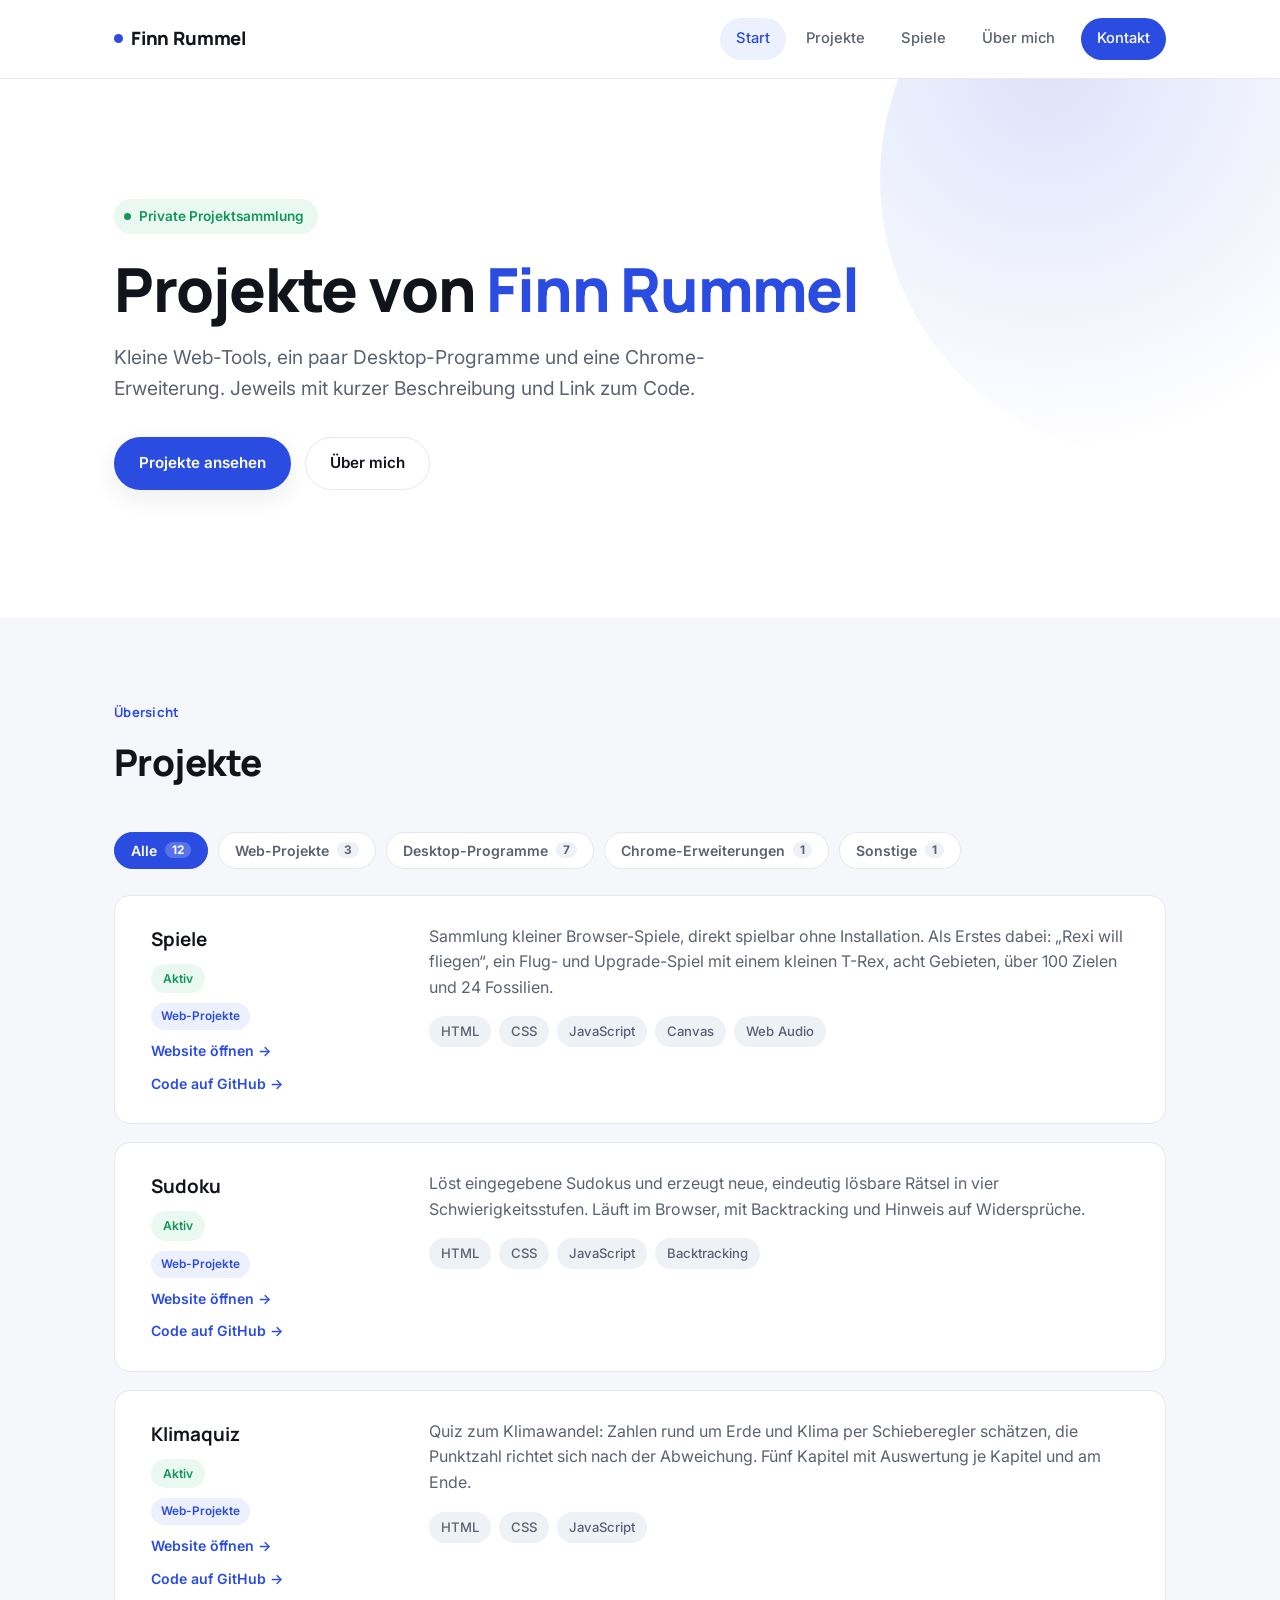
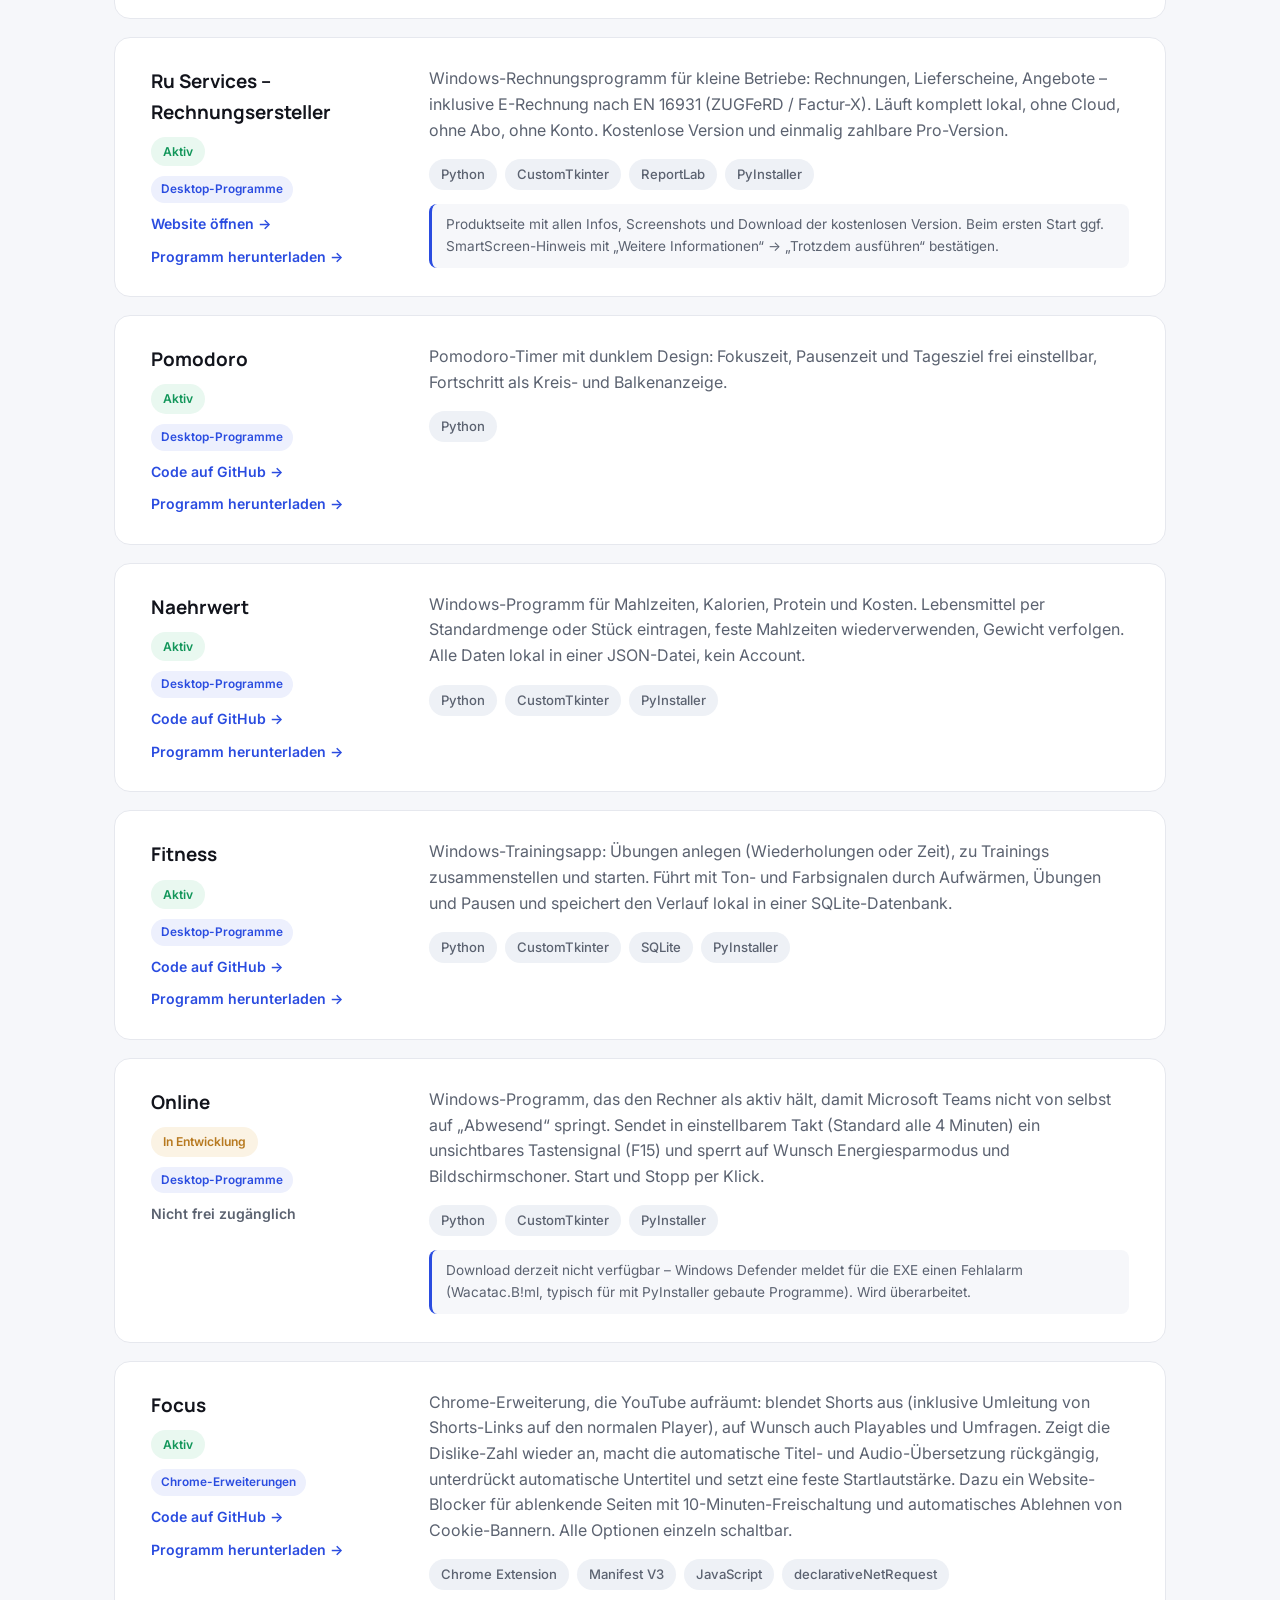
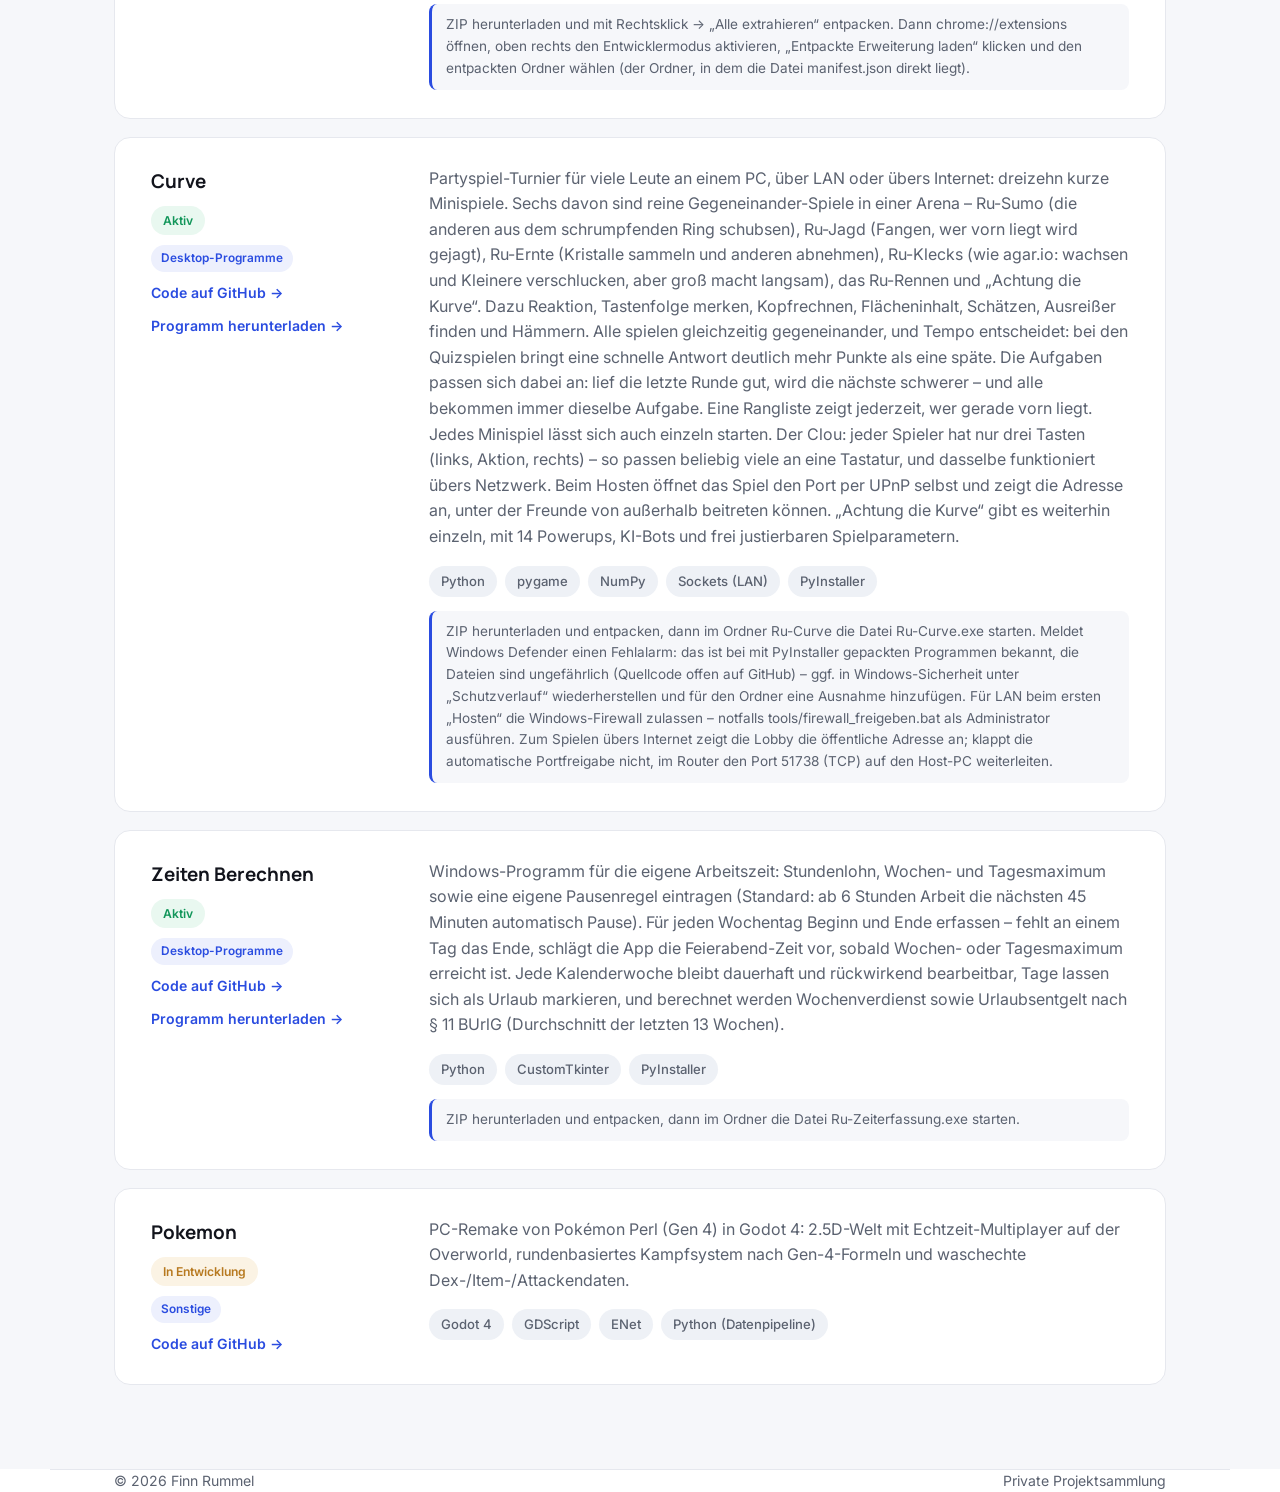
<file: index.html>
<!doctype html>
<html lang="de">
<head>
<meta charset="UTF-8">
<meta name="viewport" content="width=device-width, initial-scale=1">
<title>Projekte von Finn Rummel</title>
<meta name="description" content="Private Softwareprojekte von Finn Rummel: Web-Tools, Desktop-Programme und eine Chrome-Erweiterung.">
<link rel="stylesheet" href="styles.css">
</head>
<body>

<header class="topbar">
  <div class="topbar-inner">
    <a href="index.html" class="wordmark"><span class="dot"></span>Finn Rummel</a>
    <button class="nav-toggle" id="navToggle" aria-label="Menü öffnen" aria-expanded="false">☰</button>
    <nav class="nav" id="mainNav">
      <a href="index.html" class="active">Start</a>
      <a href="index.html#projekte">Projekte</a>
      <a href="https://ru-services.de/games/">Spiele</a>
      <a href="about.html">Über mich</a>
      <a href="about.html#kontakt" class="nav-cta">Kontakt</a>
    </nav>
  </div>
</header>

<main>

  <section class="hero">
    <div class="hero-glow"></div>
    <div class="wrap">
      <div class="hero-inner">
        <span class="badge"><span class="dot"></span>Private Projektsammlung</span>
        <h1 class="hero-title">Projekte von <span class="accent">Finn Rummel</span></h1>
        <p class="hero-sub">
          Kleine Web-Tools, ein paar Desktop-Programme und eine
          Chrome-Erweiterung. Jeweils mit kurzer Beschreibung und Link zum Code.
        </p>
        <div class="hero-actions">
          <a href="#projekte" class="btn btn-primary">Projekte ansehen</a>
          <a href="about.html" class="btn btn-secondary">Über mich</a>
        </div>
      </div>
    </div>
  </section>

  <section id="projekte" class="on-soft">
    <div class="wrap">
      <div class="section-head">
        <div>
          <p class="eyebrow">Übersicht</p>
          <h2 class="section-title">Projekte</h2>
        </div>
      </div>

      <div class="project-filter" id="projectFilter"><!-- Filter wird per JS befüllt --></div>
      <div class="project-list" id="projectList"><!-- wird per JS befüllt --></div>
    </div>
  </section>

</main>

<footer class="wrap">
  <span>© 2026 Finn Rummel</span>
  <span>Private Projektsammlung</span>
</footer>

<script src="data/projects.js"></script>
<script src="script.js"></script>
</body>
</html>
</file>
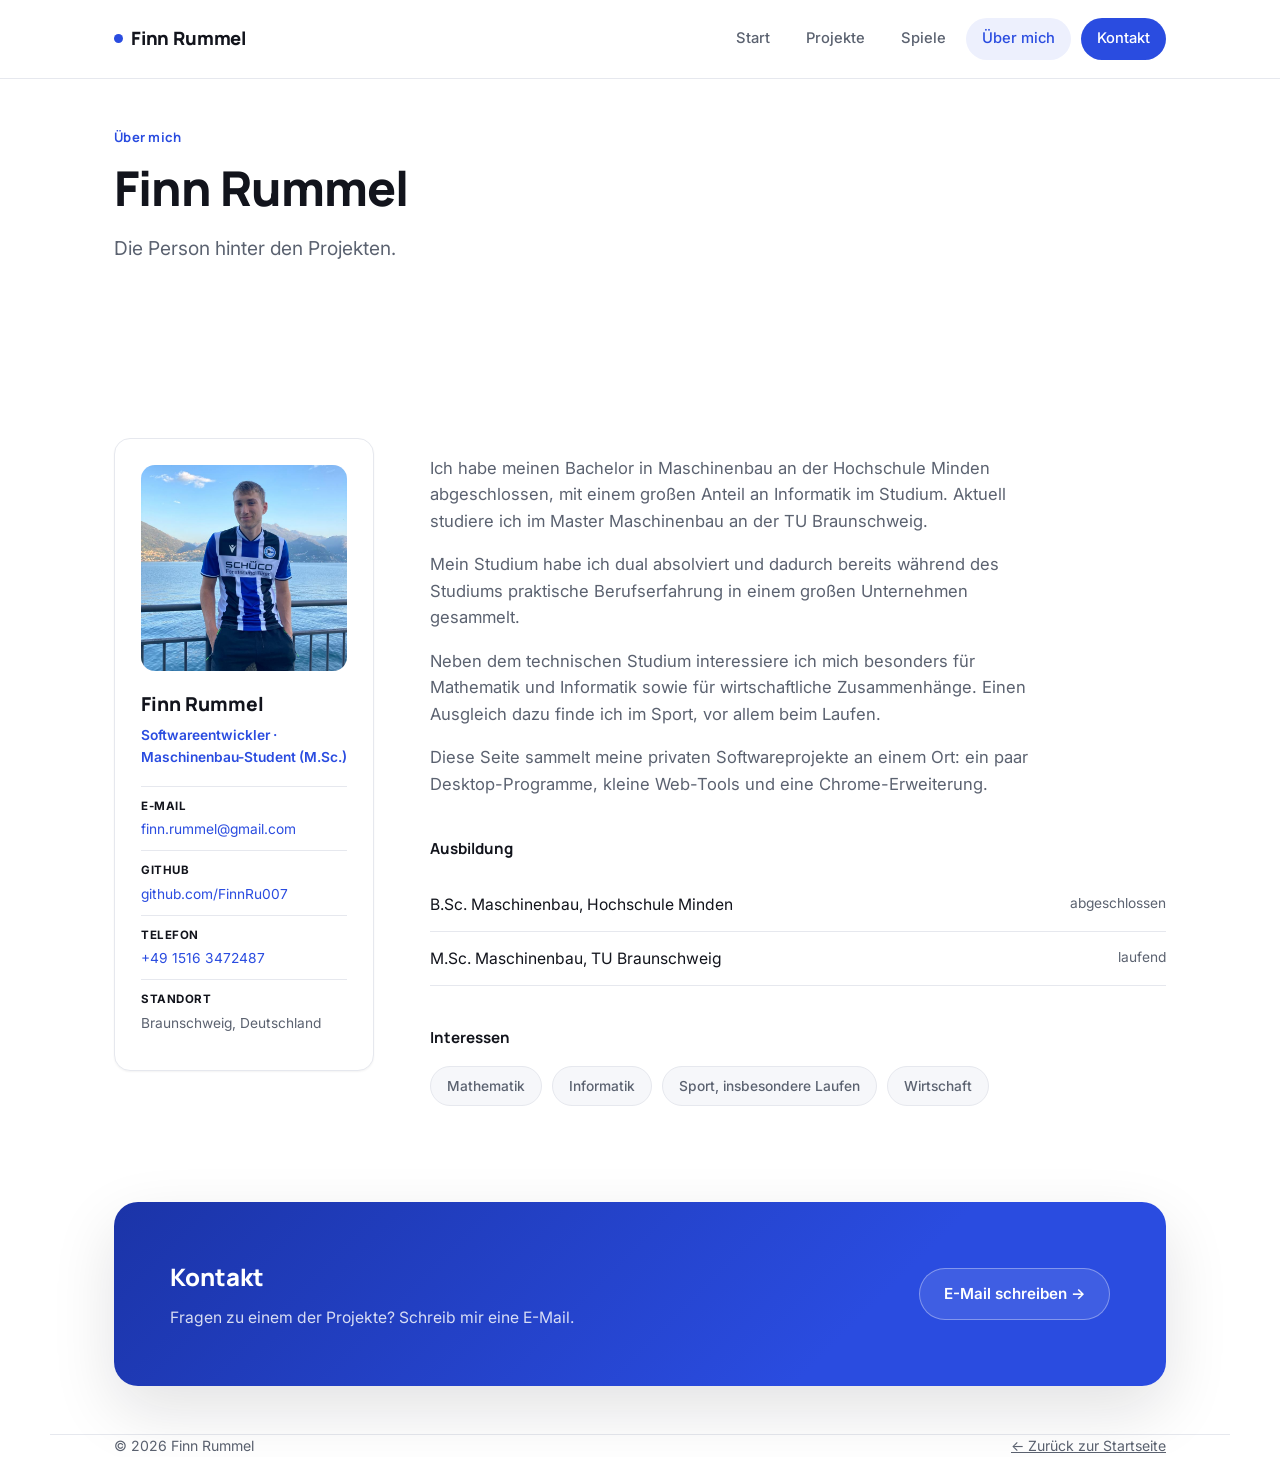
<file: about.html>
<!doctype html>
<html lang="de">
<head>
<meta charset="UTF-8">
<meta name="viewport" content="width=device-width, initial-scale=1">
<title>Über mich · Finn Rummel</title>
<meta name="description" content="Finn Rummel, die Person hinter den Projekten.">
<link rel="stylesheet" href="styles.css">
</head>
<body>

<header class="topbar">
  <div class="topbar-inner">
    <a href="index.html" class="wordmark"><span class="dot"></span>Finn Rummel</a>
    <button class="nav-toggle" id="navToggle" aria-label="Menü öffnen" aria-expanded="false">☰</button>
    <nav class="nav" id="mainNav">
      <a href="index.html">Start</a>
      <a href="index.html#projekte">Projekte</a>
      <a href="https://ru-services.de/games/">Spiele</a>
      <a href="about.html" class="active">Über mich</a>
      <a href="about.html#kontakt" class="nav-cta">Kontakt</a>
    </nav>
  </div>
</header>

<main class="wrap">

  <section class="tight">
    <p class="eyebrow">Über mich</p>
    <h1 class="hero-title" style="font-size: clamp(2rem, 4.5vw, 3rem);">Finn Rummel</h1>
    <p class="hero-sub">Die Person hinter den Projekten.</p>
  </section>

  <section class="tight about-grid" id="aboutGrid" style="scroll-margin-top: 100px;">
    <!-- wird per JS befüllt -->
  </section>

  <section id="kontakt" class="tight" style="scroll-margin-top: 100px;">
    <div class="cta-band">
      <div>
        <h3>Kontakt</h3>
        <p>Fragen zu einem der Projekte? Schreib mir eine E-Mail.</p>
      </div>
      <a class="btn btn-ghost-light" href="mailto:finn.rummel@gmail.com">E-Mail schreiben →</a>
    </div>
  </section>

</main>

<footer class="wrap">
  <span>© 2026 Finn Rummel</span>
  <span><a href="index.html">← Zurück zur Startseite</a></span>
</footer>

<script src="data/about.js"></script>
<script src="script.js"></script>
</body>
</html>
</file>
<file: styles.css>
/* ============================================================
   WEBSITE · Design system
   Klare, moderne Ästhetik: viel Weißraum, ruhige Farben,
   ein Akzentton, weiche Schatten statt technischer Linien.
   Regelwerk: ../Ru-Design/DESIGN.md
   ============================================================ */

@import url('https://fonts.googleapis.com/css2?family=Manrope:wght@500;600;700;800&family=Inter:wght@400;500;600&display=swap');

:root{
  --bg: #FFFFFF;
  --bg-soft: #F6F7FA;
  --bg-soft-2: #EEF1F6;
  --ink: #12141C;
  --ink-soft: #5B6270;
  --ink-faint: #8A909C;
  --line: #E6E8EE;

  --primary: #2A4CE0;
  --primary-dark: #1B34A8;
  --primary-tint: #EDF0FD;
  --success: #12965A;
  --success-tint: #E9F8F0;
  --amber: #B7791F;
  --amber-tint: #FBF3E4;
  --danger: #DC4C3F;
  --danger-tint: #FBEAE8;

  --font-display: 'Manrope', sans-serif;
  --font-body: 'Inter', sans-serif;

  --maxw: 1180px;
  --edge: clamp(20px, 5vw, 64px);
  --radius: 16px;
  --radius-sm: 10px;
  --radius-lg: 24px;
  --shadow-sm: 0 1px 2px rgba(18,20,28,0.05);
  --shadow-md: 0 8px 24px rgba(18,20,28,0.08);
  --shadow-lg: 0 24px 64px rgba(18,20,28,0.12);
}

*{ box-sizing: border-box; }
html{ scroll-behavior: smooth; }

body{
  margin: 0;
  background: var(--bg);
  color: var(--ink);
  font-family: var(--font-body);
  font-size: 16px;
  line-height: 1.6;
  -webkit-font-smoothing: antialiased;
}

a{ color: inherit; }

.visually-hidden{
  position:absolute; width:1px; height:1px; overflow:hidden;
  clip:rect(0 0 0 0); white-space:nowrap;
}

:focus-visible{
  outline: 2px solid var(--primary);
  outline-offset: 3px;
  border-radius: 4px;
}

/* ---------- layout shell ---------- */
.wrap{
  max-width: var(--maxw);
  margin: 0 auto;
  padding: 0 var(--edge);
}

/* ---------- topbar ---------- */
.topbar{
  position: sticky;
  top: 0;
  z-index: 20;
  background: rgba(255,255,255,0.85);
  backdrop-filter: blur(10px);
  border-bottom: 1px solid var(--line);
}
.topbar-inner{
  max-width: var(--maxw);
  margin: 0 auto;
  padding: 18px var(--edge);
  display: flex;
  align-items: center;
  justify-content: space-between;
  gap: 24px;
}
.wordmark{
  font-family: var(--font-display);
  font-weight: 800;
  font-size: 1.15rem;
  letter-spacing: -0.01em;
  text-decoration: none;
  color: var(--ink);
  display: flex;
  align-items: center;
  gap: 8px;
}
.wordmark .dot{
  width: 9px; height: 9px;
  border-radius: 50%;
  background: var(--primary);
  display: inline-block;
}

.nav{
  display: flex;
  align-items: center;
  gap: 4px;
  font-size: 0.92rem;
  font-weight: 500;
}
.nav a{
  text-decoration: none;
  color: var(--ink-soft);
  padding: 9px 16px;
  border-radius: 999px;
  transition: background 0.15s ease, color 0.15s ease;
}
.nav a:hover{ color: var(--ink); background: var(--bg-soft); }
.nav a.active{ color: var(--primary); background: var(--primary-tint); }
.nav a.nav-cta{
  color: #fff;
  background: var(--primary);
  margin-left: 6px;
}
.nav a.nav-cta:hover{ background: var(--primary-dark); color: #fff; }
.nav-toggle{ display: none; }

/* ---------- eyebrow / labels ---------- */
.eyebrow{
  font-family: var(--font-display);
  font-size: 0.82rem;
  font-weight: 700;
  letter-spacing: 0.02em;
  color: var(--primary);
  margin: 0 0 14px;
}

/* ---------- hero ---------- */
.hero{
  position: relative;
  padding: clamp(64px, 10vw, 120px) 0 clamp(48px, 8vw, 80px);
  overflow: hidden;
}
.hero-glow{
  position: absolute;
  top: -180px;
  right: -160px;
  width: 560px;
  height: 560px;
  border-radius: 50%;
  background: radial-gradient(circle at 30% 30%, rgba(42,76,224,0.16), rgba(42,76,224,0) 70%);
  pointer-events: none;
  z-index: 0;
}
.hero-inner{ position: relative; z-index: 1; max-width: 760px; }

.badge{
  display: inline-flex;
  align-items: center;
  gap: 8px;
  font-size: 0.85rem;
  font-weight: 600;
  color: var(--success);
  background: var(--success-tint);
  padding: 7px 14px 7px 10px;
  border-radius: 999px;
  margin-bottom: 22px;
}
.badge .dot{
  width: 7px; height: 7px;
  border-radius: 50%;
  background: var(--success);
  display: inline-block;
}

h1.hero-title{
  font-family: var(--font-display);
  font-weight: 800;
  font-size: clamp(2.4rem, 5.4vw, 3.8rem);
  line-height: 1.08;
  letter-spacing: -0.02em;
  margin: 0 0 20px;
  color: var(--ink);
}
h1.hero-title .accent{ color: var(--primary); }

.hero-sub{
  max-width: 54ch;
  font-size: clamp(1.05rem, 1.6vw, 1.2rem);
  color: var(--ink-soft);
  margin: 0 0 34px;
}

.hero-actions{
  display: flex;
  gap: 14px;
  flex-wrap: wrap;
  margin-bottom: 48px;
}

.hero-stats{
  display: flex;
  gap: clamp(24px, 5vw, 56px);
  flex-wrap: wrap;
  padding-top: 32px;
  border-top: 1px solid var(--line);
}
.hero-stats .stat b{
  display: block;
  font-family: var(--font-display);
  font-size: 1.5rem;
  font-weight: 800;
  color: var(--ink);
}
.hero-stats .stat span{
  font-size: 0.86rem;
  color: var(--ink-soft);
}

/* ---------- buttons ---------- */
.btn{
  display: inline-flex;
  align-items: center;
  gap: 8px;
  font-family: var(--font-body);
  font-weight: 600;
  font-size: 0.95rem;
  text-decoration: none;
  padding: 13px 24px;
  border-radius: 999px;
  border: 1px solid transparent;
  cursor: pointer;
  transition: transform 0.12s ease, box-shadow 0.12s ease, background 0.15s ease;
}
.btn-primary{
  color: #fff;
  background: var(--primary);
  box-shadow: var(--shadow-md);
}
.btn-primary:hover{ background: var(--primary-dark); transform: translateY(-1px); }
.btn-secondary{
  color: var(--ink);
  background: var(--bg);
  border-color: var(--line);
}
.btn-secondary:hover{ border-color: var(--ink-faint); background: var(--bg-soft); }
.btn-ghost-light{
  color: #fff;
  background: rgba(255,255,255,0.1);
  border-color: rgba(255,255,255,0.35);
}
.btn-ghost-light:hover{ background: rgba(255,255,255,0.18); }

/* ---------- sections ---------- */
section{ padding: 84px 0; position: relative; }
section.tight{ padding: 48px 0; }
section.on-soft{ background: var(--bg-soft); }

.section-head{
  display: flex;
  justify-content: space-between;
  align-items: flex-end;
  gap: 24px;
  margin-bottom: 40px;
  flex-wrap: wrap;
}
h2.section-title{
  font-family: var(--font-display);
  font-weight: 800;
  font-size: clamp(1.7rem, 3vw, 2.3rem);
  letter-spacing: -0.015em;
  margin: 0;
  color: var(--ink);
}
.section-head .eyebrow{ margin-bottom: 10px; }


/* ---------- category filter ---------- */
.project-filter{
  display: flex;
  flex-wrap: wrap;
  gap: 10px;
  margin: 4px 0 26px;
}
.filter-chip{
  font-family: var(--font-body);
  font-size: 0.88rem;
  font-weight: 600;
  color: var(--ink-soft);
  background: var(--bg);
  border: 1px solid var(--line);
  padding: 9px 16px;
  border-radius: 999px;
  cursor: pointer;
  display: inline-flex;
  align-items: center;
  gap: 8px;
  transition: background 0.15s ease, color 0.15s ease, border-color 0.15s ease;
}
.filter-chip:hover{ border-color: var(--ink-faint); color: var(--ink); }
.filter-chip.is-active{
  color: #fff;
  background: var(--primary);
  border-color: var(--primary);
}
.filter-count{
  font-size: 0.74rem;
  font-weight: 700;
  background: var(--bg-soft-2);
  color: var(--ink-soft);
  border-radius: 999px;
  padding: 1px 7px;
  min-width: 18px;
  text-align: center;
}
.filter-chip.is-active .filter-count{
  background: rgba(255,255,255,0.22);
  color: #fff;
}

/* ---------- project / program cards ---------- */
.project-list{
  display: grid;
  gap: 18px;
  margin-top: 8px;
}
.project-card{
  background: var(--bg);
  border: 1px solid var(--line);
  border-radius: var(--radius);
  padding: 28px clamp(22px, 4vw, 36px);
  display: grid;
  grid-template-columns: minmax(190px, 250px) 1fr;
  gap: 28px;
  transition: box-shadow 0.15s ease;
}
.project-card:hover{ box-shadow: var(--shadow-md); }
.project-head{
  display: flex;
  flex-direction: column;
  gap: 10px;
}
.project-name{
  font-family: var(--font-display);
  font-weight: 700;
  font-size: 1.18rem;
  color: var(--ink);
}
.status-pill{
  font-size: 0.76rem;
  font-weight: 600;
  padding: 5px 12px;
  border-radius: 999px;
  width: fit-content;
}
.status-Aktiv{ color: var(--success); background: var(--success-tint); }
.status-In-Entwicklung{ color: var(--amber); background: var(--amber-tint); }
.status-In-Bearbeitung{ color: var(--amber); background: var(--amber-tint); }
.status-Archiviert{ color: var(--ink-soft); background: var(--bg-soft-2); }

.cat-pill{
  font-size: 0.74rem;
  font-weight: 600;
  padding: 4px 10px;
  border-radius: 999px;
  width: fit-content;
  background: var(--primary-tint);
  color: var(--primary);
}

.project-link{
  font-size: 0.88rem;
  font-weight: 600;
  text-decoration: none;
  color: var(--primary);
  width: fit-content;
}
.project-link:hover{ text-decoration: underline; }
.project-link-locked{
  color: var(--ink-soft);
  cursor: default;
}

.project-body p{
  margin: 0 0 16px;
  color: var(--ink-soft);
}
.project-body p.project-hinweis{
  margin: 14px 0 0;
  font-size: 0.85rem;
  color: var(--ink-soft);
  background: var(--bg-soft);
  border-left: 3px solid var(--primary);
  padding: 10px 14px;
  border-radius: 8px;
}
.stack-list{
  list-style: none;
  display: flex;
  flex-wrap: wrap;
  gap: 8px;
  margin: 0;
  padding: 0;
  font-size: 0.82rem;
  font-weight: 500;
}
.stack-list li{
  border-radius: 999px;
  background: var(--bg-soft-2);
  padding: 5px 12px;
  color: var(--ink-soft);
}

.empty-note{
  font-size: 0.95rem;
  color: var(--ink-soft);
  padding: 28px;
  background: var(--bg-soft);
  border: 1px dashed var(--line);
  border-radius: var(--radius);
}

/* ---------- CTA band ---------- */
.cta-band{
  border-radius: var(--radius-lg);
  background: linear-gradient(135deg, var(--primary-dark), var(--primary) 70%);
  color: #fff;
  padding: clamp(36px, 6vw, 56px) clamp(28px, 6vw, 56px);
  display: flex;
  justify-content: space-between;
  align-items: center;
  gap: 28px;
  flex-wrap: wrap;
  box-shadow: var(--shadow-lg);
}
.cta-band h3{
  font-family: var(--font-display);
  font-weight: 800;
  font-size: 1.5rem;
  margin: 0 0 8px;
}
.cta-band p{
  margin: 0;
  color: rgba(255,255,255,0.82);
  font-size: 0.98rem;
  max-width: 46ch;
}

/* ---------- about page ---------- */
.about-grid{
  display: grid;
  grid-template-columns: 260px 1fr;
  gap: 56px;
  margin-top: 44px;
  align-items: start;
}
.id-card{
  background: var(--bg);
  border: 1px solid var(--line);
  border-radius: var(--radius);
  padding: 26px;
  position: sticky;
  top: 100px;
  box-shadow: var(--shadow-sm);
}
.id-photo{
  width: 100%;
  aspect-ratio: 1;
  border-radius: 14px;
  background: linear-gradient(135deg, var(--primary), #6C7CF0);
  display: flex;
  align-items: center;
  justify-content: center;
  overflow: hidden;
  font-family: var(--font-display);
  font-size: 2.4rem;
  font-weight: 800;
  color: #fff;
  margin-bottom: 18px;
}
.id-photo img{
  width: 100%;
  height: 100%;
  object-fit: cover;
  display: block;
}
.id-card h2{
  font-family: var(--font-display);
  font-weight: 800;
  font-size: 1.2rem;
  margin: 0 0 4px;
}
.id-role{
  font-size: 0.86rem;
  font-weight: 600;
  color: var(--primary);
  margin: 0 0 18px;
}
.id-field{
  font-size: 0.86rem;
  color: var(--ink-soft);
  border-top: 1px solid var(--line);
  padding: 10px 0;
}
.id-field b{
  display: block;
  color: var(--ink);
  font-size: 0.72rem;
  font-weight: 700;
  text-transform: uppercase;
  letter-spacing: 0.05em;
  margin-bottom: 3px;
}
.id-field a{ text-decoration: none; color: var(--primary); }
.id-field a:hover{ text-decoration: underline; }

.bio p{
  font-size: 1.04rem;
  color: var(--ink-soft);
  max-width: 62ch;
}

.tag-block{ margin-top: 40px; }
.tag-block h3{
  font-family: var(--font-display);
  font-weight: 700;
  font-size: 0.95rem;
  color: var(--ink);
  margin: 0 0 16px;
}
.chip-list{
  list-style: none;
  display: flex;
  flex-wrap: wrap;
  gap: 10px;
  margin: 0;
  padding: 0;
}
.chip-list li{
  font-size: 0.86rem;
  font-weight: 500;
  border-radius: 999px;
  padding: 8px 16px;
  background: var(--bg-soft);
  border: 1px solid var(--line);
  color: var(--ink-soft);
}
.edu-list{ list-style: none; margin: 0; padding: 0; }
.edu-list li{
  display: flex;
  justify-content: space-between;
  padding: 14px 0;
  border-bottom: 1px solid var(--line);
  font-size: 0.98rem;
}
.edu-list li span{
  font-size: 0.86rem;
  color: var(--ink-soft);
}

/* ---------- footer ---------- */
footer{
  border-top: 1px solid var(--line);
  padding: 36px 0 52px;
  font-size: 0.88rem;
  color: var(--ink-soft);
  display: flex;
  justify-content: space-between;
  flex-wrap: wrap;
  gap: 12px;
}

/* ---------- responsive ---------- */
@media (max-width: 860px){
  .project-card{ grid-template-columns: 1fr; }
  .about-grid{ grid-template-columns: 1fr; }
  .id-card{ position: static; }
}

@media (max-width: 640px){
  .nav{
    position: fixed;
    inset: 62px 12px auto 12px;
    background: var(--bg);
    border: 1px solid var(--line);
    border-radius: 16px;
    box-shadow: var(--shadow-lg);
    flex-direction: column;
    align-items: stretch;
    gap: 2px;
    padding: 10px;
    transform: translateY(-8px);
    opacity: 0;
    pointer-events: none;
    transition: all 0.15s ease;
  }
  .nav a{ padding: 12px 14px; }
  .nav a.nav-cta{ margin-left: 0; text-align: center; }
  body.nav-open .nav{
    transform: translateY(0);
    opacity: 1;
    pointer-events: auto;
  }
  .nav-toggle{
    display: inline-flex;
    align-items: center;
    justify-content: center;
    width: 38px; height: 38px;
    border: 1px solid var(--line);
    border-radius: 10px;
    background: var(--bg);
    cursor: pointer;
    font-size: 1.1rem;
  }
  .hero-glow{ display: none; }
}

@media (prefers-reduced-motion: reduce){
  html{ scroll-behavior: auto; }
  *{ transition: none !important; animation: none !important; }
}

/* ============================================================
   Dark-Variante · Anhang in ../Ru-Design/DESIGN.md
   Nur die Flächen-/Text-/Akzentrollen tauschen, sonst nichts.
   Alle Komponenten nutzen diese Tokens und ziehen automatisch mit.
   ============================================================ */
@media (prefers-color-scheme: dark){
  :root{
    --bg: #12141C;
    --bg-soft: #1B1E28;
    --bg-soft-2: #252935;
    --ink: #F2F4F8;
    --ink-soft: #A2A8B6;
    --ink-faint: #767D8C;
    --line: #2E3340;
    --primary: #5B78F0;
    --primary-dark: #3F5AD8;
    --primary-tint: #20264A;
  }
  .topbar{ background: rgba(18,20,28,0.85); }
}
</file>
